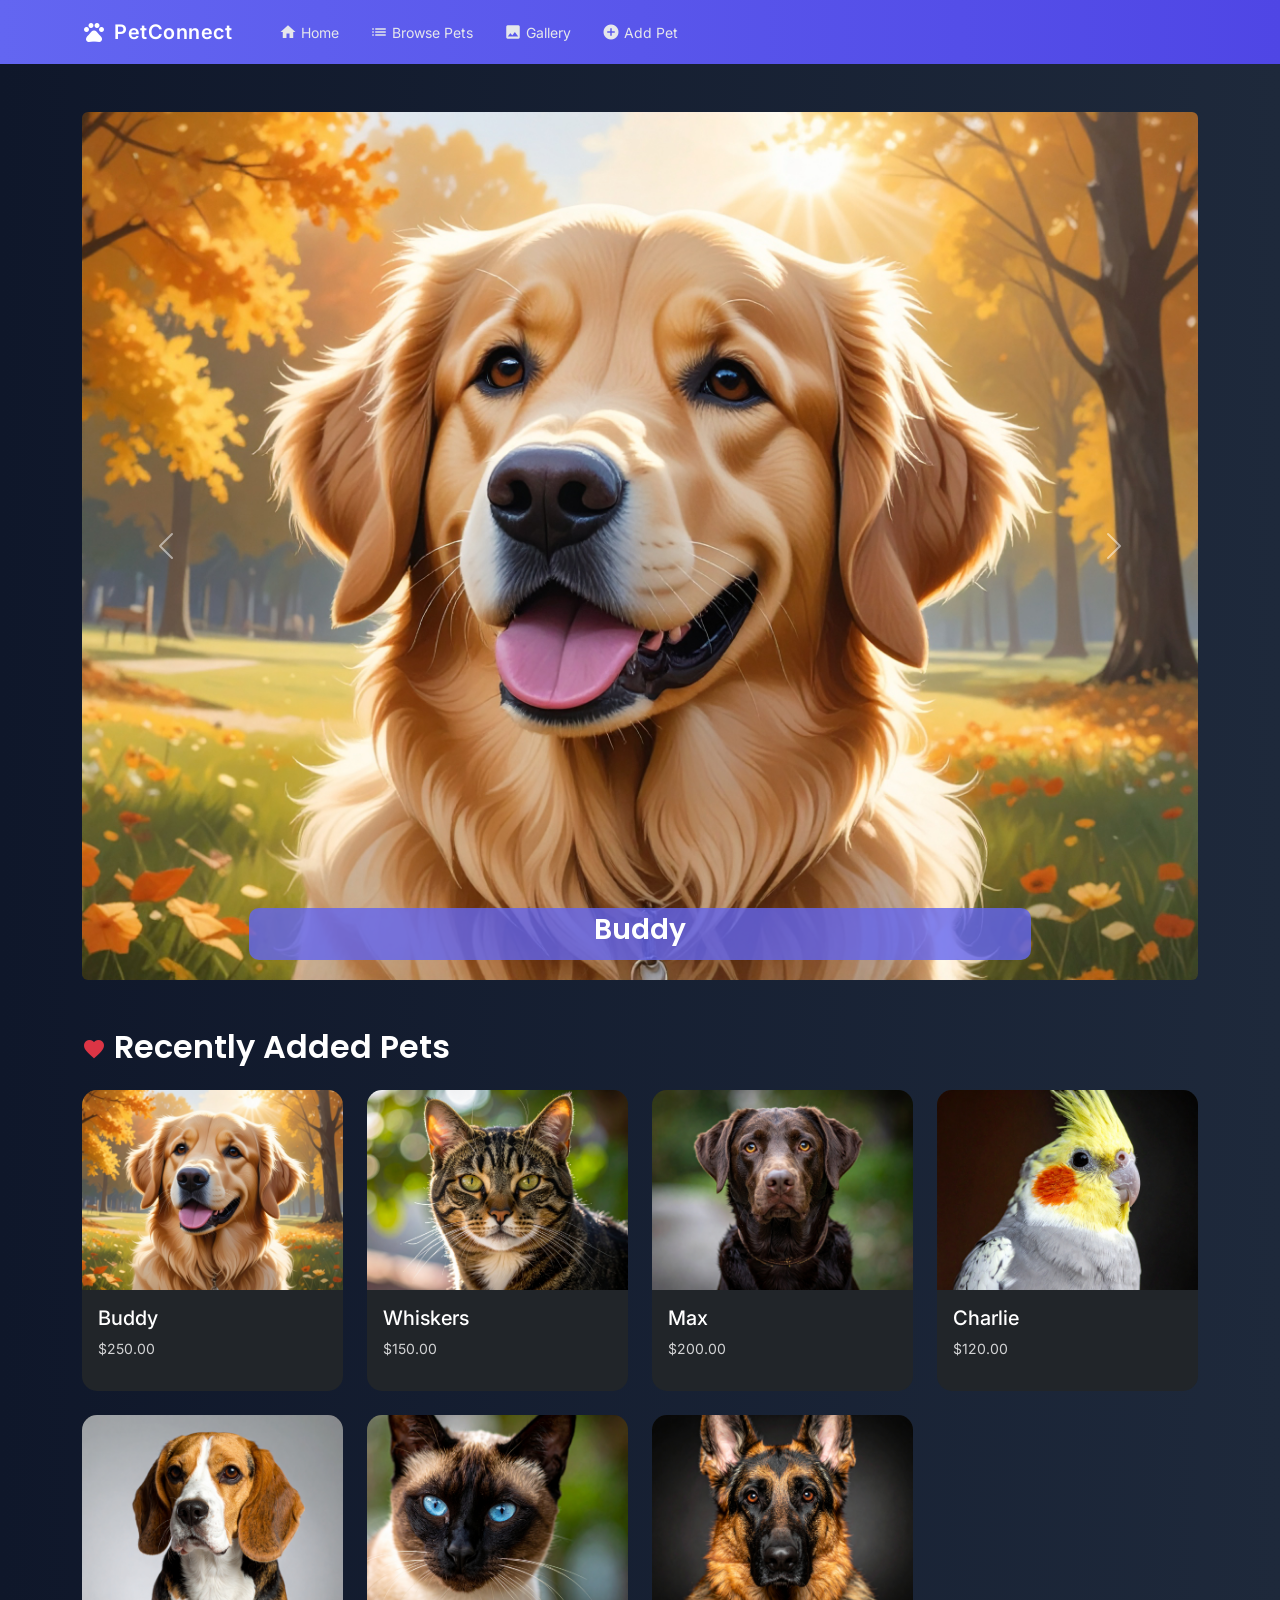
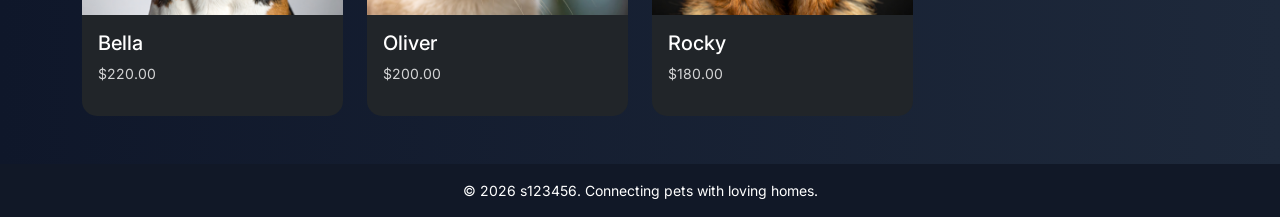
<file: a1/index.html>
<!DOCTYPE html>
<html lang="en">
<head>
  <meta charset="UTF-8">
  <meta name="viewport" content="width=device-width, initial-scale=1.0">
  <title>PetConnect</title>

  <!-- Bootstrap -->
  <link href="https://cdn.jsdelivr.net/npm/bootstrap@5.3.0/dist/css/bootstrap.min.css" rel="stylesheet">

  <!-- Google Fonts -->
  <link href="https://fonts.googleapis.com/css2?family=Poppins:wght@400;600;700&family=Inter:wght@400;500;600&display=swap" rel="stylesheet">

  <!-- Material Icons -->
  <link href="https://fonts.googleapis.com/icon?family=Material+Icons" rel="stylesheet">

  <!-- Custom CSS -->
  <link rel="stylesheet" href="assets/css/styles.css">
  <link rel="icon" type="image/png" href="assets/images/pets/favicon.ico">
</head>

<body>

<!-- HEADER -->
<header>
  <nav class="navbar navbar-expand-lg navbar-dark">
    <div class="container d-flex align-items-center">

      <!-- LOGO -->
      <div class="d-flex align-items-center">
        <span class="material-icons me-2">pets</span>
        <a class="navbar-brand fw-semibold m-0" href="index.html">PetConnect</a>
      </div>

      <!-- TOGGLE -->
      <button class="navbar-toggler" type="button" data-bs-toggle="collapse" data-bs-target="#navbarNav">
        <span class="navbar-toggler-icon"></span>
      </button>

      <!-- LINKS -->
      <div class="collapse navbar-collapse" id="navbarNav">
        <ul class="navbar-nav align-items-center ms-4">

          <li class="nav-item">
            <a class="nav-link d-flex align-items-center" href="index.html">
              <span class="material-icons me-1" style="font-size:18px;">home</span>
              Home
            </a>
          </li>

          <li class="nav-item">
            <a class="nav-link d-flex align-items-center" href="pets.html">
              <span class="material-icons me-1" style="font-size:18px;">list</span>
              Browse Pets
            </a>
          </li>

          <li class="nav-item">
            <a class="nav-link d-flex align-items-center" href="gallery.html">
              <span class="material-icons me-1" style="font-size:18px;">photo</span>
              Gallery
            </a>
          </li>

          <li class="nav-item">
            <a class="nav-link d-flex align-items-center" href="add.html">
              <span class="material-icons me-1" style="font-size:18px;">add_circle</span>
              Add Pet
            </a>
          </li>

        </ul>
      </div>

    </div>
  </nav>
</header>

<main class="container my-5">

  <!-- CAROUSEL -->
  <div id="petCarousel" class="carousel slide mb-5" data-bs-ride="carousel">
    <div class="carousel-inner">

      <div class="carousel-item active">
        <img src="assets/images/pets/dog1.jpg" class="d-block w-100 rounded">
        <div class="carousel-caption">
          <h3>Buddy</h3>
        </div>
      </div>

      <div class="carousel-item">
        <img src="assets/images/pets/cat1.jpg" class="d-block w-100 rounded">
        <div class="carousel-caption">
          <h3>Whiskers</h3>
        </div>
      </div>

      <div class="carousel-item">
        <img src="assets/images/pets/dog2.jpg" class="d-block w-100 rounded">
        <div class="carousel-caption">
          <h3>Max</h3>
        </div>
      </div>

      <div class="carousel-item">
        <img src="assets/images/pets/bird.jpg" class="d-block w-100 rounded">
        <div class="carousel-caption">
          <h3>Charlie</h3>
        </div>
      </div>

    </div>

    <!-- Controls -->
    <button class="carousel-control-prev" type="button" data-bs-target="#petCarousel" data-bs-slide="prev">
      <span class="carousel-control-prev-icon"></span>
    </button>

    <button class="carousel-control-next" type="button" data-bs-target="#petCarousel" data-bs-slide="next">
      <span class="carousel-control-next-icon"></span>
    </button>
  </div>

  <!-- SECTION TITLE -->
  <h2 class="mb-4">
    <span class="material-icons text-danger">favorite</span>
    Recently Added Pets
  </h2>

  <!-- CARDS -->
  <div class="row g-4">

    <div class="col-md-3">
      <div class="card bg-dark text-white border-0">
        <img src="assets/images/pets/dog1.jpg" class="card-img-top">
        <div class="card-body">
          <h5>Buddy</h5>
          <p>$250.00</p>
        </div>
      </div>
    </div>

    <div class="col-md-3">
      <div class="card bg-dark text-white border-0">
        <img src="assets/images/pets/cat1.jpg" class="card-img-top">
        <div class="card-body">
          <h5>Whiskers</h5>
          <p>$150.00</p>
        </div>
      </div>
    </div>

    <div class="col-md-3">
      <div class="card bg-dark text-white border-0">
        <img src="assets/images/pets/dog2.jpg" class="card-img-top">
        <div class="card-body">
          <h5>Max</h5>
          <p>$200.00</p>
        </div>
      </div>
    </div>

    <div class="col-md-3">
      <div class="card bg-dark text-white border-0">
        <img src="assets/images/pets/bird.jpg" class="card-img-top">
        <div class="card-body">
          <h5>Charlie</h5>
          <p>$120.00</p>
        </div>
      </div>
    </div>

    <!-- CARD 5 -->
<div class="col-md-3">
  <div class="card bg-dark text-white border-0">
    <img src="assets/images/pets/dog3.jpg" class="card-img-top">
    <div class="card-body">
      <h5>Bella</h5>
      <p>$220.00</p>
    </div>
  </div>
</div>

<!-- CARD 6 -->
<div class="col-md-3">
  <div class="card bg-dark text-white border-0">
    <img src="assets/images/pets/cat2.jpg" class="card-img-top">
    <div class="card-body">
      <h5>Oliver</h5>
      <p>$200.00</p>
    </div>
  </div>
</div>

<!-- CARD 7 -->
<div class="col-md-3">
  <div class="card bg-dark text-white border-0">
    <img src="assets/images/pets/dog4.jpg" class="card-img-top">
    <div class="card-body">
      <h5>Rocky</h5>
      <p>$180.00</p>
    </div>
  </div>
</div>
  </div>

</main>

<!-- FOOTER -->
<footer class="text-center text-white py-3">
  © 2026 s123456. Connecting pets with loving homes.
</footer>

<!-- Bootstrap JS -->
<script src="https://cdn.jsdelivr.net/npm/bootstrap@5.3.0/dist/js/bootstrap.bundle.min.js"></script>

<!-- Custom JS -->
<script src="assets/js/scripts.js"></script>

</body>
</html>
</file>
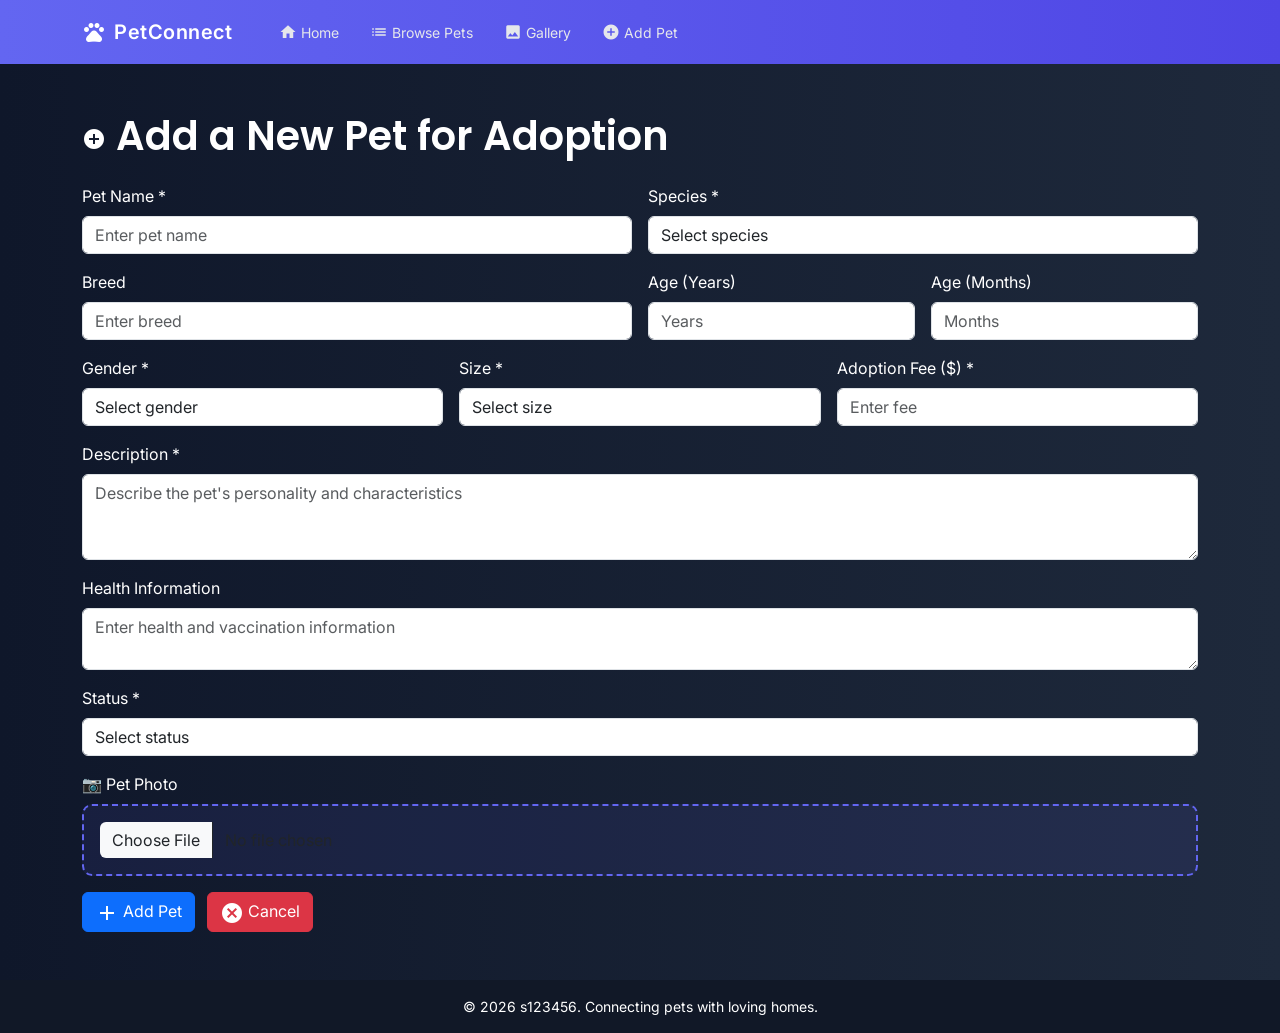
<file: a1/add.html>
<!DOCTYPE html>
<html lang="en">
<head>
  <meta charset="UTF-8">
  <meta name="viewport" content="width=device-width, initial-scale=1.0">
  <title>Add Pet</title>

  <!-- Bootstrap -->
  <link href="https://cdn.jsdelivr.net/npm/bootstrap@5.3.0/dist/css/bootstrap.min.css" rel="stylesheet">

  <!-- Fonts -->
  <link href="https://fonts.googleapis.com/css2?family=Poppins&family=Inter&display=swap" rel="stylesheet">

  <!-- Icons -->
  <link href="https://fonts.googleapis.com/icon?family=Material+Icons" rel="stylesheet">

  <!-- CSS -->
  <link rel="stylesheet" href="assets/css/styles.css">
    <link rel="icon" type="image/png" href="assets/images/pets/favicon.ico">
</head>

<body>

<header>
  <nav class="navbar navbar-expand-lg navbar-dark">
    <div class="container d-flex align-items-center">

      <!-- LOGO -->
      <div class="d-flex align-items-center">
        <span class="material-icons me-2">pets</span>
        <a class="navbar-brand fw-semibold m-0" href="index.html">PetConnect</a>
      </div>

      <!-- TOGGLE -->
      <button class="navbar-toggler" type="button" data-bs-toggle="collapse" data-bs-target="#navbarNav">
        <span class="navbar-toggler-icon"></span>
      </button>

      <!-- LINKS -->
      <div class="collapse navbar-collapse" id="navbarNav">
        <ul class="navbar-nav align-items-center ms-4">

          <li class="nav-item">
            <a class="nav-link d-flex align-items-center" href="index.html">
              <span class="material-icons me-1" style="font-size:18px;">home</span>
              Home
            </a>
          </li>

          <li class="nav-item">
            <a class="nav-link d-flex align-items-center" href="pets.html">
              <span class="material-icons me-1" style="font-size:18px;">list</span>
              Browse Pets
            </a>
          </li>

          <li class="nav-item">
            <a class="nav-link d-flex align-items-center" href="gallery.html">
              <span class="material-icons me-1" style="font-size:18px;">photo</span>
              Gallery
            </a>
          </li>

          <li class="nav-item">
            <a class="nav-link d-flex align-items-center" href="add.html">
              <span class="material-icons me-1" style="font-size:18px;">add_circle</span>
              Add Pet
            </a>
          </li>

        </ul>
      </div>

    </div>
  </nav>
</header>

<main class="container my-5">

  <h1 class="mb-4">
    <span class="material-icons">add_circle</span>
    Add a New Pet for Adoption
  </h1>

  <form>

    <div class="row g-3">

      <!-- Pet Name -->
      <div class="col-md-6">
        <label class="form-label">Pet Name *</label>
        <input type="text" class="form-control" required placeholder="Enter pet name">
      </div>

      <!-- Species -->
      <div class="col-md-6">
        <label class="form-label">Species *</label>
        <select class="form-control" required>
          <option value="">Select species</option>
          <option>Dog</option>
          <option>Cat</option>
          <option>Bird</option>
          <option>Rabbit</option>
          <option>Other</option>
        </select>
      </div>

      <!-- Breed -->
      <div class="col-md-6">
        <label class="form-label">Breed</label>
        <input type="text" class="form-control" placeholder="Enter breed">
      </div>

      <!-- Age -->
      <div class="col-md-3">
        <label class="form-label">Age (Years)</label>
        <input type="number" class="form-control" placeholder="Years">
      </div>

      <div class="col-md-3">
        <label class="form-label">Age (Months)</label>
        <input type="number" class="form-control" placeholder="Months">
      </div>

      <!-- Gender -->
      <div class="col-md-4">
        <label class="form-label">Gender *</label>
        <select class="form-control" required>
          <option value="">Select gender</option>
          <option>Male</option>
          <option>Female</option>
        </select>
      </div>

      <!-- Size -->
      <div class="col-md-4">
        <label class="form-label">Size *</label>
        <select class="form-control" required>
          <option value="">Select size</option>
          <option>Small</option>
          <option>Medium</option>
          <option>Large</option>
        </select>
      </div>

      <!-- Fee -->
      <div class="col-md-4">
        <label class="form-label">Adoption Fee ($) *</label>
        <input type="number" class="form-control" required placeholder="Enter fee">
      </div>

      <!-- Description -->
      <div class="col-12">
        <label class="form-label">Description *</label>
        <textarea class="form-control" rows="3" required placeholder="Describe the pet's personality and characteristics"></textarea>
      </div>

      <!-- Health -->
      <div class="col-12">
        <label class="form-label">Health Information</label>
        <textarea class="form-control" rows="2" placeholder="Enter health and vaccination information"></textarea>
      </div>

      <!-- Status -->
      <div class="col-12">
        <label class="form-label">Status *</label>
        <select class="form-control" required>
          <option value="">Select status</option>
          <option>Available</option>
          <option>Pending</option>
          <option>Adopted</option>
        </select>
      </div>

      <!-- Image -->
      <div class="col-12">
        <label class="form-label">📷 Pet Photo</label>

        <div class="upload-box p-3 text-center">
            <input type="file" id="imageInput" class="form-control border-0 bg-transparent">
        </div>

        <!-- MESSAGE -->
        <div id="imageMessage" class="mt-2 text-success small" style="display:none;"></div>

        <!-- PREVIEW -->
        <img id="preview" class="mt-3 preview-img" style="display:none;">
        </div>

      <!-- Buttons -->
      <div class="col-12 mt-3">
        <button type="submit" class="btn btn-primary me-2">
        <span class="material-icons align-middle">add</span> Add Pet
        </button>

        <button type="reset" class="btn btn-danger">
        <span class="material-icons align-middle">cancel</span> Cancel
        </button>
      </div>

    </div>

  </form>

</main>

<footer class="text-center text-white py-3">
  © 2026 s123456. Connecting pets with loving homes.
</footer>

<script src="https://cdn.jsdelivr.net/npm/bootstrap@5.3.0/dist/js/bootstrap.bundle.min.js"></script>
<script src="assets/js/scripts.js"></script>

</body>
</html>
</file>
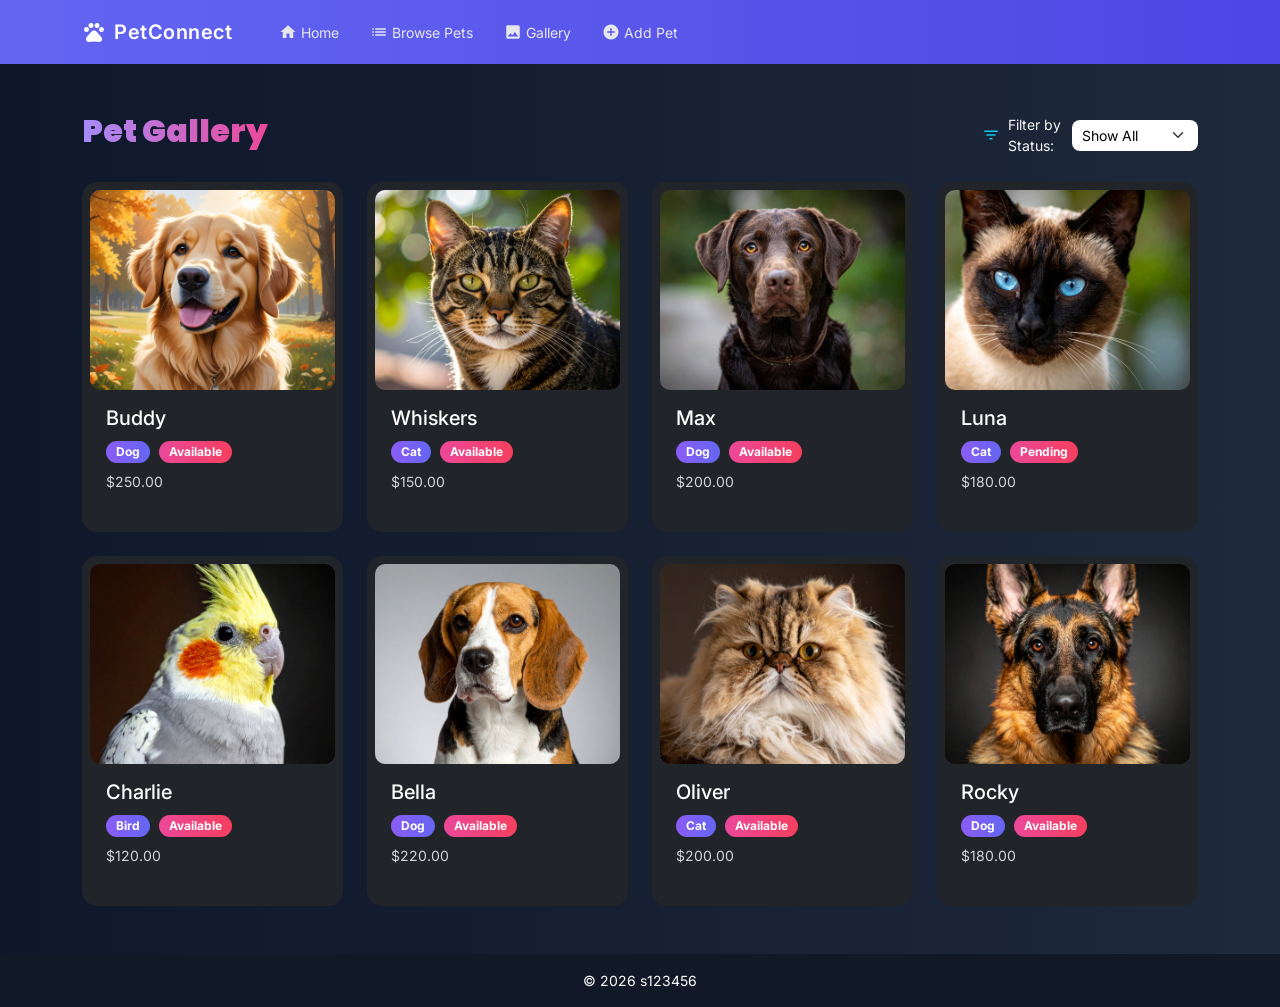
<file: a1/gallery.html>
<!DOCTYPE html>
<html lang="en">
<head>
  <meta charset="UTF-8">
  <meta name="viewport" content="width=device-width, initial-scale=1.0">
  <title>Gallery</title>

  <!-- Bootstrap -->
  <link href="https://cdn.jsdelivr.net/npm/bootstrap@5.3.0/dist/css/bootstrap.min.css" rel="stylesheet">

  <!-- Fonts -->
  <link href="https://fonts.googleapis.com/css2?family=Poppins&family=Inter&display=swap" rel="stylesheet">

  <!-- Icons -->
  <link href="https://fonts.googleapis.com/icon?family=Material+Icons" rel="stylesheet">

  <!-- CSS -->
  <link rel="stylesheet" href="assets/css/styles.css">
    <link rel="icon" type="image/png" href="assets/images/pets/favicon.ico">
</head>

<body>

<header>
  <nav class="navbar navbar-expand-lg navbar-dark">
    <div class="container d-flex align-items-center">

      <!-- LOGO -->
      <div class="d-flex align-items-center">
        <span class="material-icons me-2">pets</span>
        <a class="navbar-brand fw-semibold m-0" href="index.html">PetConnect</a>
      </div>

      <!-- TOGGLE -->
      <button class="navbar-toggler" type="button" data-bs-toggle="collapse" data-bs-target="#navbarNav">
        <span class="navbar-toggler-icon"></span>
      </button>

      <!-- LINKS -->
      <div class="collapse navbar-collapse" id="navbarNav">
        <ul class="navbar-nav align-items-center ms-4">

          <li class="nav-item">
            <a class="nav-link d-flex align-items-center" href="index.html">
              <span class="material-icons me-1" style="font-size:18px;">home</span>
              Home
            </a>
          </li>

          <li class="nav-item">
            <a class="nav-link d-flex align-items-center" href="pets.html">
              <span class="material-icons me-1" style="font-size:18px;">list</span>
              Browse Pets
            </a>
          </li>

          <li class="nav-item">
            <a class="nav-link d-flex align-items-center" href="gallery.html">
              <span class="material-icons me-1" style="font-size:18px;">photo</span>
              Gallery
            </a>
          </li>

          <li class="nav-item">
            <a class="nav-link d-flex align-items-center" href="add.html">
              <span class="material-icons me-1" style="font-size:18px;">add_circle</span>
              Add Pet
            </a>
          </li>

        </ul>
      </div>

    </div>
  </nav>
</header>

<main class="container my-5">

  <div class="d-flex justify-content-between align-items-center mb-4">
    <h1 class="gallery-title">Pet Gallery</h1>

    <!-- FILTER -->
    <div class="d-flex align-items-center gap-2">
  <span class="material-icons text-info" style="font-size:18px;">filter_list</span>
  <span class="text-light small">Filter by Status:</span>

  <select id="filter" class="form-select custom-filter">
    <option value="all">Show All</option>
    <option value="Available">Available</option>
    <option value="Pending">Pending</option>
    <option value="Adopted">Adopted</option>
  </select>
  </div>
</div>

  <!-- GRID -->
  <div class="row g-4">

  <!-- CARD -->
  <div class="col-md-3 pet-card" data-status="Available">
    <div class="card bg-dark text-white border-0 p-2">
      <img src="assets/images/pets/dog1.jpg" class="card-img-top gallery-img">
      <div class="card-body">
        <h5>Buddy</h5>
        <span class="badge bg-primary">Dog</span>
        <span class="badge bg-success">Available</span>
        <p class="mt-2">$250.00</p>
      </div>
    </div>
  </div>

  <div class="col-md-3 pet-card" data-status="Available">
    <div class="card bg-dark text-white border-0 p-2">
      <img src="assets/images/pets/cat1.jpg" class="card-img-top gallery-img">
      <div class="card-body">
        <h5>Whiskers</h5>
        <span class="badge bg-primary">Cat</span>
        <span class="badge bg-success">Available</span>
        <p class="mt-2">$150.00</p>
      </div>
    </div>
  </div>

  <div class="col-md-3 pet-card" data-status="Available">
    <div class="card bg-dark text-white border-0 p-2">
      <img src="assets/images/pets/dog2.jpg" class="card-img-top gallery-img">
      <div class="card-body">
        <h5>Max</h5>
        <span class="badge bg-primary">Dog</span>
        <span class="badge bg-success">Available</span>
        <p class="mt-2">$200.00</p>
      </div>
    </div>
  </div>

  <div class="col-md-3 pet-card" data-status="Pending">
    <div class="card bg-dark text-white border-0 p-2">
      <img src="assets/images/pets/cat2.jpg" class="card-img-top gallery-img">
      <div class="card-body">
        <h5>Luna</h5>
        <span class="badge bg-primary">Cat</span>
        <span class="badge bg-warning text-dark">Pending</span>
        <p class="mt-2">$180.00</p>
      </div>
    </div>
  </div>

  <div class="col-md-3 pet-card" data-status="Available">
    <div class="card bg-dark text-white border-0 p-2">
      <img src="assets/images/pets/bird.jpg" class="card-img-top gallery-img">
      <div class="card-body">
        <h5>Charlie</h5>
        <span class="badge bg-primary">Bird</span>
        <span class="badge bg-success">Available</span>
        <p class="mt-2">$120.00</p>
      </div>
    </div>
  </div>

  <div class="col-md-3 pet-card" data-status="Available">
    <div class="card bg-dark text-white border-0 p-2">
      <img src="assets/images/pets/dog3.jpg" class="card-img-top gallery-img">
      <div class="card-body">
        <h5>Bella</h5>
        <span class="badge bg-primary">Dog</span>
        <span class="badge bg-success">Available</span>
        <p class="mt-2">$220.00</p>
      </div>
    </div>
  </div>

  <div class="col-md-3 pet-card" data-status="Available">
    <div class="card bg-dark text-white border-0 p-2">
      <img src="assets/images/pets/cat3.jpg" class="card-img-top gallery-img">
      <div class="card-body">
        <h5>Oliver</h5>
        <span class="badge bg-primary">Cat</span>
        <span class="badge bg-success">Available</span>
        <p class="mt-2">$200.00</p>
      </div>
    </div>
  </div>

  <div class="col-md-3 pet-card" data-status="Available">
    <div class="card bg-dark text-white border-0 p-2">
      <img src="assets/images/pets/dog4.jpg" class="card-img-top gallery-img">
      <div class="card-body">
        <h5>Rocky</h5>
        <span class="badge bg-primary">Dog</span>
        <span class="badge bg-success">Available</span>
        <p class="mt-2">$180.00</p>
      </div>
    </div>
  </div>

</div>

</main>

<!-- MODAL -->

<div class="modal fade" id="imageModal">
  <div class="modal-dialog modal-dialog-centered modal-lg">
    <div class="modal-content bg-dark text-white">

      <!-- HEADER -->
      <div class="modal-header" style="background: linear-gradient(to right, #6366f1, #4f46e5);">
        <h5 class="modal-title" id="modalTitle">Pet Name</h5>
        <button type="button" class="btn-close btn-close-white" data-bs-dismiss="modal"></button>
      </div>

      <!-- BODY -->
      <div class="modal-body text-center">
        <img id="modalImage" class="img-fluid rounded">
      </div>

    </div>
  </div>
</div>

<footer class="text-center text-white py-3">
  © 2026 s123456
</footer>

<script src="https://cdn.jsdelivr.net/npm/bootstrap@5.3.0/dist/js/bootstrap.bundle.min.js"></script>
<script src="assets/js/scripts.js"></script>

</body>
</html>
</file>
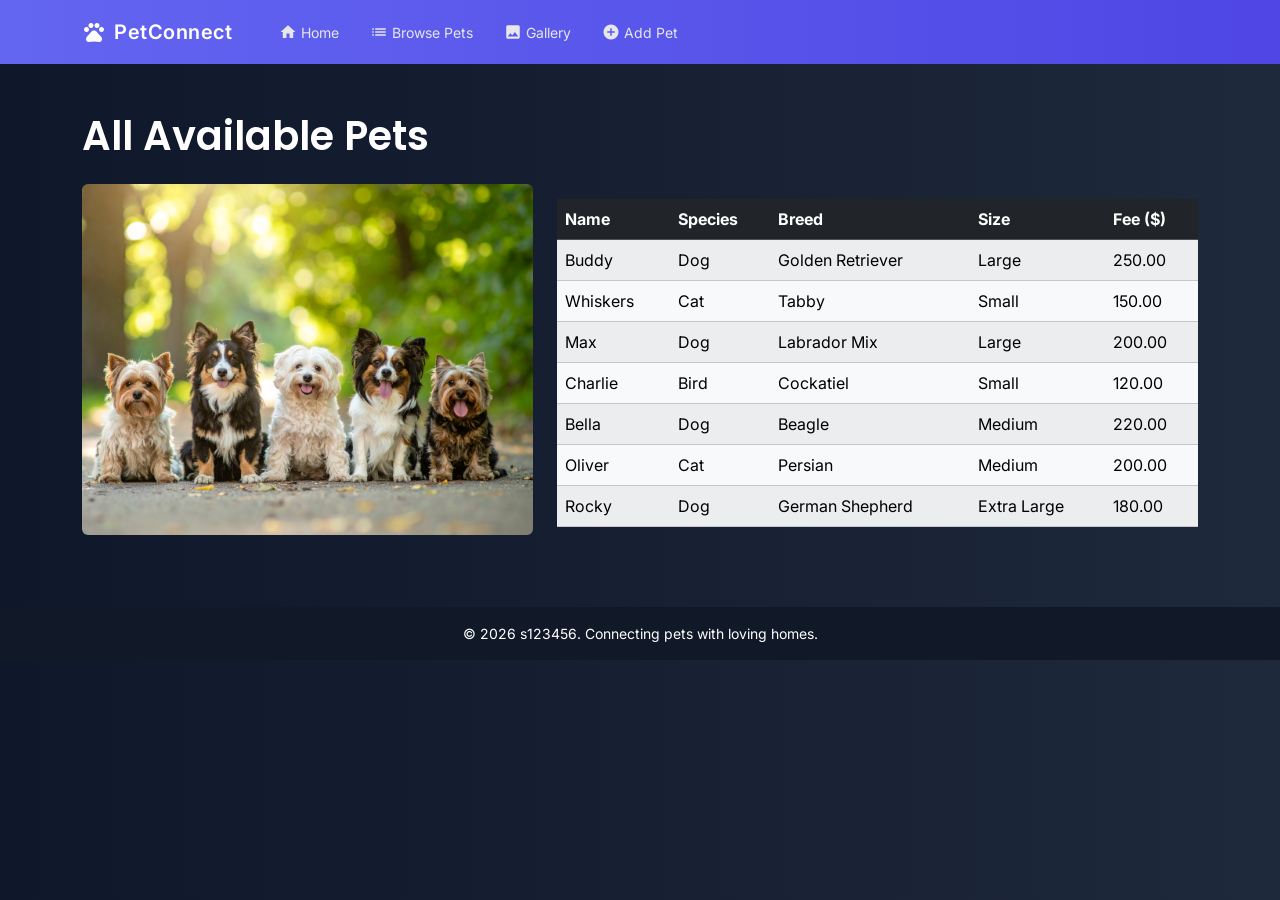
<file: a1/pets.html>
<!DOCTYPE html>
<html lang="en">
<head>
  <meta charset="UTF-8">
  <meta name="viewport" content="width=device-width, initial-scale=1.0">
  <title>Browse Pets</title>

  <!-- Bootstrap -->
  <link href="https://cdn.jsdelivr.net/npm/bootstrap@5.3.0/dist/css/bootstrap.min.css" rel="stylesheet">

  <!-- Google Fonts -->
  <link href="https://fonts.googleapis.com/css2?family=Poppins:wght@400;600;700&family=Inter:wght@400;500;600&display=swap" rel="stylesheet">

  <!-- Material Icons -->
  <link href="https://fonts.googleapis.com/icon?family=Material+Icons" rel="stylesheet">

  <!-- Custom CSS -->
  <link rel="stylesheet" href="assets/css/styles.css">
    <link rel="icon" type="image/png" href="assets/images/pets/favicon.ico">
</head>

<body>

<!-- HEADER -->
<header>
  <nav class="navbar navbar-expand-lg navbar-dark">
    <div class="container d-flex align-items-center">

      <!-- LOGO -->
      <div class="d-flex align-items-center">
        <span class="material-icons me-2">pets</span>
        <a class="navbar-brand fw-semibold m-0" href="index.html">PetConnect</a>
      </div>

      <!-- TOGGLE -->
      <button class="navbar-toggler" type="button" data-bs-toggle="collapse" data-bs-target="#navbarNav">
        <span class="navbar-toggler-icon"></span>
      </button>

      <!-- LINKS -->
      <div class="collapse navbar-collapse" id="navbarNav">
        <ul class="navbar-nav align-items-center ms-4">

          <li class="nav-item">
            <a class="nav-link d-flex align-items-center" href="index.html">
              <span class="material-icons me-1" style="font-size:18px;">home</span>
              Home
            </a>
          </li>

          <li class="nav-item">
            <a class="nav-link d-flex align-items-center" href="pets.html">
              <span class="material-icons me-1" style="font-size:18px;">list</span>
              Browse Pets
            </a>
          </li>

          <li class="nav-item">
            <a class="nav-link d-flex align-items-center" href="gallery.html">
              <span class="material-icons me-1" style="font-size:18px;">photo</span>
              Gallery
            </a>
          </li>

          <li class="nav-item">
            <a class="nav-link d-flex align-items-center" href="add.html">
              <span class="material-icons me-1" style="font-size:18px;">add_circle</span>
              Add Pet
            </a>
          </li>

        </ul>
      </div>

    </div>
  </nav>
</header>

<!-- MAIN -->
<main class="container my-5">

  <h1 class="mb-4">All Available Pets</h1>

  <div class="row align-items-center">

    <!-- LEFT IMAGE -->
    <div class="col-md-5 mb-4">
      <img src="assets/images/pets/pets_banner.jpg" class="img-fluid rounded">
    </div>

    <!-- RIGHT TABLE -->
    <div class="col-md-7">
      <table class="table table-light table-striped">

        <thead class="table-dark">
          <tr>
            <th>Name</th>
            <th>Species</th>
            <th>Breed</th>
            <th>Size</th>
            <th>Fee ($)</th>
          </tr>
        </thead>

        <tbody>
          <tr>
            <td>Buddy</td>
            <td>Dog</td>
            <td>Golden Retriever</td>
            <td>Large</td>
            <td>250.00</td>
          </tr>

          <tr>
            <td>Whiskers</td>
            <td>Cat</td>
            <td>Tabby</td>
            <td>Small</td>
            <td>150.00</td>
          </tr>

          <tr>
            <td>Max</td>
            <td>Dog</td>
            <td>Labrador Mix</td>
            <td>Large</td>
            <td>200.00</td>
          </tr>

          <tr>
            <td>Charlie</td>
            <td>Bird</td>
            <td>Cockatiel</td>
            <td>Small</td>
            <td>120.00</td>
          </tr>

          <tr>
            <td>Bella</td>
            <td>Dog</td>
            <td>Beagle</td>
            <td>Medium</td>
            <td>220.00</td>
          </tr>

          <tr>
            <td>Oliver</td>
            <td>Cat</td>
            <td>Persian</td>
            <td>Medium</td>
            <td>200.00</td>
          </tr>

          <tr>
            <td>Rocky</td>
            <td>Dog</td>
            <td>German Shepherd</td>
            <td>Extra Large</td>
            <td>180.00</td>
          </tr>
        </tbody>

      </table>
    </div>

  </div>

</main>

<!-- FOOTER -->
<footer class="text-center text-white py-3">
  © 2026 s123456. Connecting pets with loving homes.
</footer>

<!-- Bootstrap JS -->
<script src="https://cdn.jsdelivr.net/npm/bootstrap@5.3.0/dist/js/bootstrap.bundle.min.js"></script>

<!-- Custom JS -->
<script src="assets/js/scripts.js"></script>

</body>
</html>
</file>
<file: a1/assets/css/styles.css>
/* Body */
body {
  font-family: 'Inter', sans-serif;
  background: linear-gradient(to right, #0f172a, #1e293b);
  color: white;
}

/* Headings */
h1, h2, h3 {
  font-family: 'Poppins', sans-serif;
  font-weight: 600;
}

/* Navbar */
.navbar {
  background: linear-gradient(to right, #6366f1, #4f46e5);
  padding: 12px 0;
}

.navbar-brand {
  font-size: 20px;
  letter-spacing: 0.5px;
}

.nav-link {
  font-size: 14px;
  margin-left: 15px;
  color: #e5e7eb !important;
}

.nav-link:hover {
  background-color: #ff28ac !important;
  border-radius: 5px;
}

.material-icons {
  vertical-align: middle;
}

/* Footer */
footer {
  background-color: #111827;
  font-size: 14px;
}
.card {
  border-radius: 15px;
  overflow: hidden;
}
.card img {
  height: 200px;
  object-fit: cover;
}
.carousel-caption {
  background: rgba(99, 102, 241, 0.8);
  border-radius: 10px;
  padding: 5px;
}

/* GALLERY TITLE */
.gallery-title {
  font-size: 32px;
  font-weight: 1000;
  background: linear-gradient(to right, #a78bfa, #ec4899);
  -webkit-background-clip: text;
  -webkit-text-fill-color: transparent;
}

/* FILTER */
.custom-filter {
  background-color: white;
  border: none;
  color: black;
  font-size: 14px;
  padding: 5px 10px;
  border-radius: 8px;
}

/* CARD STYLE */
.custom-card {
  background: #0f172a;
  border-radius: 18px;
  overflow: hidden;
  padding: 0;
}

/* IMAGE */
.custom-card img {
  height: 180px;
  object-fit: cover;
}

/* CARD BODY */
.custom-card .card-body {
  background: #0b1220;
  padding: 15px;
}

/* BADGES */
.badge.bg-primary {
  background: linear-gradient(to right, #8b5cf6, #6366f1) !important;
  border-radius: 20px;
  padding: 5px 10px;
}

.badge.bg-success,
.badge.bg-warning {
  background: linear-gradient(to right, #ec4899, #f43f5e) !important;
  border-radius: 20px;
  padding: 5px 10px;
  color: white !important;
}

/* PRICE */
.card-body p {
  font-size: 14px;
  opacity: 0.8;
}
/* Card Hover Effect */
.card {
  transition: all 0.3s ease;
  cursor: pointer;
}

.card:hover {
  transform: translateY(-10px);
  box-shadow: 0 10px 25px rgba(0, 0, 0, 0.5);
}

.gallery-img {
  height: 180px;
  object-fit: cover;
  border-radius: 10px;
}

.card {
  border-radius: 15px;
}

.badge {
  margin-right: 5px;
  font-size: 12px;
}

.modal-content {
  border-radius: 15px;
}

.modal-header {
  border-bottom: none;
}

.modal-body img {
  max-height: 500px;
  object-fit: cover;
}

.upload-box {
  border: 2px dashed #6366f1;
  border-radius: 10px;
  background: rgba(99, 102, 241, 0.1);
}

.preview-img {
  max-width: 200px;
  border-radius: 10px;
  border: 2px solid #ccc;
}
</file>
